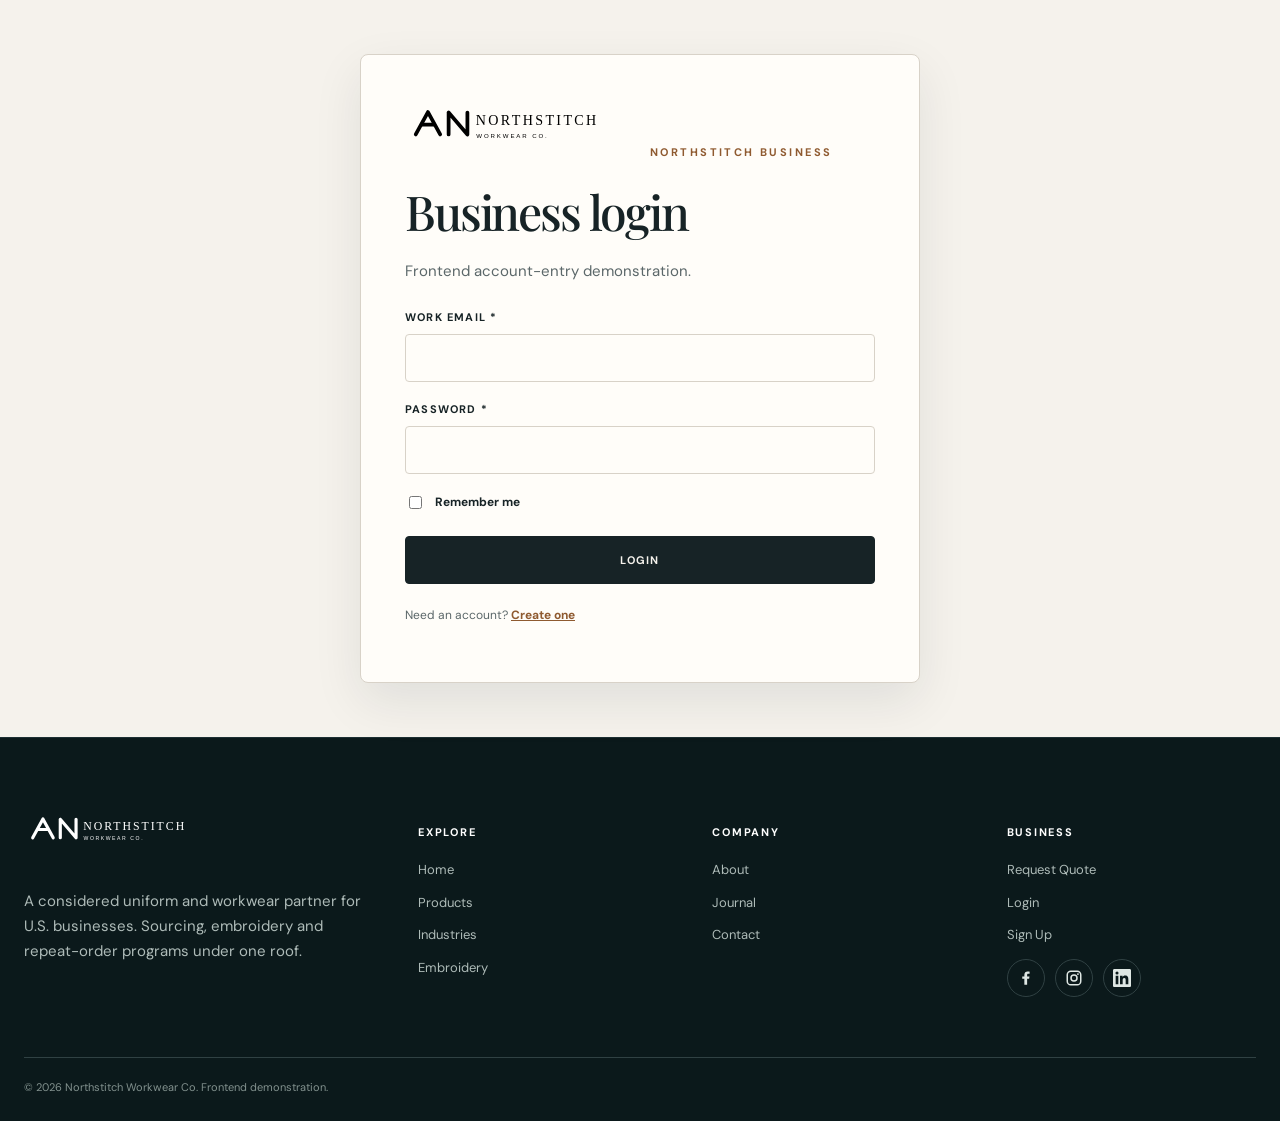
<file: login.html>
<!doctype html><html lang="en" dir="ltr"><head>
<meta charset="utf-8"><meta name="viewport" content="width=device-width,initial-scale=1">
<title>Business Login | Northstitch Workwear</title><meta name="description" content="Frontend account-entry demonstration.">
<meta name="keywords" content="custom uniforms, embroidered workwear, corporate apparel, U.S. workwear, uniform programs">
<meta name="robots" content="index,follow"><meta name="author" content="Northstitch Workwear Co."><meta name="theme-color" content="#10262a">
<meta property="og:title" content="Business login | Northstitch Workwear Co."><meta property="og:description" content="Frontend account-entry demonstration."><meta property="og:type" content="website"><meta property="og:image" content="https://images.unsplash.com/photo-1497366216548-37526070297c?auto=format&fit=crop&w=1600&q=88">
<link rel="canonical" href="https://example.com/login.html"><link rel="icon" type="image/svg+xml" href="assets/favicon.svg"><link rel="apple-touch-icon" href="assets/favicon.svg"><link rel="stylesheet" href="css/style.css"></head><body>

<main class="login-shell auth-page"><div class="auth"><a class="auth-home-logo" href="index.html" aria-label="Northstitch home"><img src="assets/logo.svg" alt="Northstitch Workwear Co."></a><span class="kicker">Northstitch business</span><h1 style="font-size:48px">Business login</h1><p class="muted">Frontend account-entry demonstration.</p><form><div class="field"><label>Work email *</label><input type="email" required></div><div class="field"><label>Password *</label><input type="password" required minlength="6"></div><label style="display:flex;gap:10px;align-items:center;font-size:12px;text-transform:none;letter-spacing:0"><input type="checkbox" style="width:auto"> Remember me</label><div class="actions"><button class="btn" type="submit">Login</button></div></form><p class="muted" style="font-size:12px">Need an account? <a href="signup.html"><u>Create one</u></a></p></div></main>
<footer class="footer"><div class="container footer-grid">
<div><a href="index.html" class="footer-brand" aria-label="Northstitch Workwear Co. — go to home page"><img src="assets/logo.svg" alt="Northstitch Workwear Co." style="width:205px;filter:brightness(0) invert(1);margin-bottom:18px"></a><p class="muted">A considered uniform and workwear partner for U.S. businesses. Sourcing, embroidery and repeat-order programs under one roof.</p></div>
<div><h4>Explore</h4><p><a href="index.html">Home</a></p><p><a href="products.html">Products</a></p><p><a href="industries.html">Industries</a></p><p><a href="embroidery.html">Embroidery</a></p></div>
<div><h4>Company</h4><p><a href="about.html">About</a></p><p><a href="blogs.html">Journal</a></p><p><a href="contact.html">Contact</a></p></div>
<div><h4>Business</h4><p><a href="quote.html">Request Quote</a></p><p><a href="login.html">Login</a></p><p><a href="signup.html">Sign Up</a></p><div class="footer-socials" aria-label="Social media"><a href="https://www.facebook.com/" target="_blank" rel="noopener noreferrer" aria-label="Facebook" title="Facebook"><svg class="social-logo" viewBox="0 0 24 24" aria-hidden="true" focusable="false"><path fill="currentColor" d="M13.5 21v-8h2.7l.4-3.1h-3.1V7.9c0-.9.3-1.6 1.6-1.6h1.7V3.5c-.3 0-1.4-.1-2.6-.1-2.6 0-4.4 1.6-4.4 4.5v2H7v3.1h2.8v8h3.7Z"/></svg></a><a href="https://www.instagram.com/" target="_blank" rel="noopener noreferrer" aria-label="Instagram" title="Instagram"><svg class="social-logo" viewBox="0 0 24 24" aria-hidden="true" focusable="false"><path fill="currentColor" d="M7.8 2h8.4A5.8 5.8 0 0 1 22 7.8v8.4a5.8 5.8 0 0 1-5.8 5.8H7.8A5.8 5.8 0 0 1 2 16.2V7.8A5.8 5.8 0 0 1 7.8 2Zm0 2A3.8 3.8 0 0 0 4 7.8v8.4A3.8 3.8 0 0 0 7.8 20h8.4a3.8 3.8 0 0 0 3.8-3.8V7.8A3.8 3.8 0 0 0 16.2 4H7.8ZM12 7a5 5 0 1 1 0 10 5 5 0 0 1 0-10Zm0 2a3 3 0 1 0 0 6 3 3 0 0 0 0-6Zm5.25-3.5a1.25 1.25 0 1 1 0 2.5 1.25 1.25 0 0 1 0-2.5Z"/></svg></a><a href="https://www.linkedin.com/" target="_blank" rel="noopener noreferrer" aria-label="LinkedIn" title="LinkedIn"><svg class="social-logo" viewBox="0 0 24 24" aria-hidden="true" focusable="false"><path fill="currentColor" d="M20.45 20.45h-3.56v-5.57c0-1.33-.02-3.04-1.85-3.04-1.85 0-2.13 1.44-2.13 2.94v5.67H9.35V9h3.42v1.56h.05c.48-.9 1.64-1.85 3.37-1.85 3.6 0 4.26 2.37 4.26 5.46v6.28ZM5.34 7.43a2.06 2.06 0 1 1 0-4.12 2.06 2.06 0 0 1 0 4.12ZM7.12 20.45H3.56V9h3.56v11.45ZM22.22 0H1.77C.79 0 0 .77 0 1.73v20.54C0 23.23.79 24 1.77 24h20.45c.98 0 1.78-.77 1.78-1.73V1.73C24 .77 23.2 0 22.22 0Z"/></svg></a></div></div>
</div><div class="container footer-bottom"><span>© 2026 Northstitch Workwear Co. Frontend demonstration.</span></div></footer>
<div class="toast" aria-live="polite"></div><button class="backtop" aria-label="Back to top">↑</button>
<div class="modal-backdrop" data-modal aria-hidden="true"><div class="modal" role="dialog" aria-modal="true"><button class="iconbtn" data-modal-close aria-label="Close" style="float:right">×</button><div class="modal-body"></div></div></div>
<script src="js/script.js"></script></body></html>
</file>
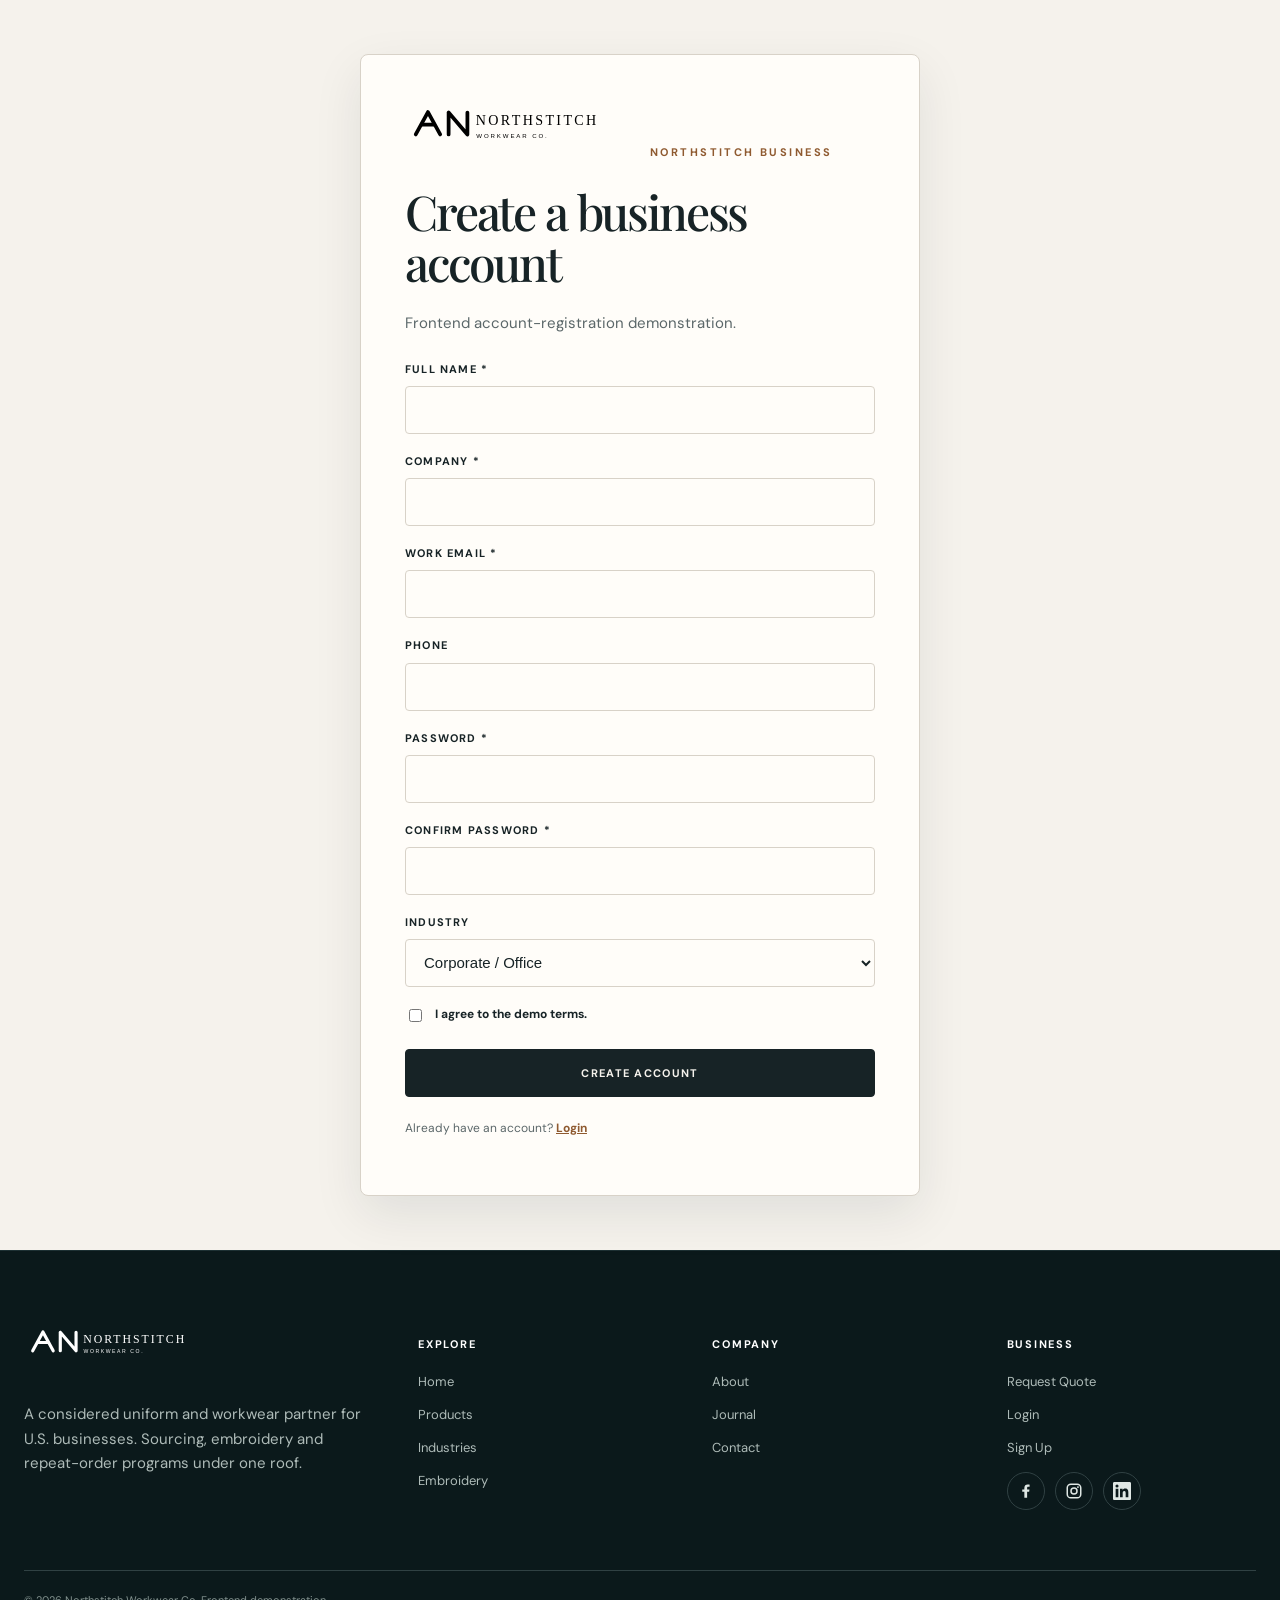
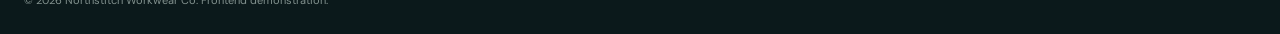
<file: signup.html>
<!doctype html><html lang="en" dir="ltr"><head>
<meta charset="utf-8"><meta name="viewport" content="width=device-width,initial-scale=1">
<title>Create a Business Account | Northstitch Workwear</title><meta name="description" content="Frontend account-registration demonstration.">
<meta name="keywords" content="custom uniforms, embroidered workwear, corporate apparel, U.S. workwear, uniform programs">
<meta name="robots" content="index,follow"><meta name="author" content="Northstitch Workwear Co."><meta name="theme-color" content="#10262a">
<meta property="og:title" content="Create a business account | Northstitch Workwear Co."><meta property="og:description" content="Frontend account-registration demonstration."><meta property="og:type" content="website"><meta property="og:image" content="https://images.unsplash.com/photo-1497366754035-f200968a6e72?auto=format&fit=crop&w=1600&q=88">
<link rel="canonical" href="https://example.com/signup.html"><link rel="icon" type="image/svg+xml" href="assets/favicon.svg"><link rel="apple-touch-icon" href="assets/favicon.svg"><link rel="stylesheet" href="css/style.css"></head><body>

<main class="login-shell auth-page"><div class="auth"><a class="auth-home-logo" href="index.html" aria-label="Northstitch home"><img src="assets/logo.svg" alt="Northstitch Workwear Co."></a><span class="kicker">Northstitch business</span><h1 style="font-size:48px">Create a business account</h1><p class="muted">Frontend account-registration demonstration.</p><form><div class="field"><label>Full name *</label><input required></div><div class="field"><label>Company *</label><input required></div><div class="field"><label>Work email *</label><input type="email" required></div><div class="field"><label>Phone</label><input type="tel"></div><div class="field"><label>Password *</label><input type="password" required minlength="6"></div><div class="field"><label>Confirm password *</label><input type="password" required minlength="6"></div><div class="field"><label>Industry</label><select><option>Corporate / Office</option><option>Healthcare</option><option>Construction</option><option>Hospitality</option><option>Retail</option><option>Logistics</option></select></div><label style="display:flex;gap:10px;align-items:flex-start;font-size:12px;text-transform:none;letter-spacing:0"><input type="checkbox" required style="width:auto"> I agree to the demo terms.</label><div class="actions"><button class="btn" type="submit">Create account</button></div></form><p class="muted" style="font-size:12px">Already have an account? <a href="login.html"><u>Login</u></a></p></div></main>
<footer class="footer"><div class="container footer-grid">
<div><a href="index.html" class="footer-brand" aria-label="Northstitch Workwear Co. — go to home page"><img src="assets/logo.svg" alt="Northstitch Workwear Co." style="width:205px;filter:brightness(0) invert(1);margin-bottom:18px"></a><p class="muted">A considered uniform and workwear partner for U.S. businesses. Sourcing, embroidery and repeat-order programs under one roof.</p></div>
<div><h4>Explore</h4><p><a href="index.html">Home</a></p><p><a href="products.html">Products</a></p><p><a href="industries.html">Industries</a></p><p><a href="embroidery.html">Embroidery</a></p></div>
<div><h4>Company</h4><p><a href="about.html">About</a></p><p><a href="blogs.html">Journal</a></p><p><a href="contact.html">Contact</a></p></div>
<div><h4>Business</h4><p><a href="quote.html">Request Quote</a></p><p><a href="login.html">Login</a></p><p><a href="signup.html">Sign Up</a></p><div class="footer-socials" aria-label="Social media"><a href="https://www.facebook.com/" target="_blank" rel="noopener noreferrer" aria-label="Facebook" title="Facebook"><svg class="social-logo" viewBox="0 0 24 24" aria-hidden="true" focusable="false"><path fill="currentColor" d="M13.5 21v-8h2.7l.4-3.1h-3.1V7.9c0-.9.3-1.6 1.6-1.6h1.7V3.5c-.3 0-1.4-.1-2.6-.1-2.6 0-4.4 1.6-4.4 4.5v2H7v3.1h2.8v8h3.7Z"/></svg></a><a href="https://www.instagram.com/" target="_blank" rel="noopener noreferrer" aria-label="Instagram" title="Instagram"><svg class="social-logo" viewBox="0 0 24 24" aria-hidden="true" focusable="false"><path fill="currentColor" d="M7.8 2h8.4A5.8 5.8 0 0 1 22 7.8v8.4a5.8 5.8 0 0 1-5.8 5.8H7.8A5.8 5.8 0 0 1 2 16.2V7.8A5.8 5.8 0 0 1 7.8 2Zm0 2A3.8 3.8 0 0 0 4 7.8v8.4A3.8 3.8 0 0 0 7.8 20h8.4a3.8 3.8 0 0 0 3.8-3.8V7.8A3.8 3.8 0 0 0 16.2 4H7.8ZM12 7a5 5 0 1 1 0 10 5 5 0 0 1 0-10Zm0 2a3 3 0 1 0 0 6 3 3 0 0 0 0-6Zm5.25-3.5a1.25 1.25 0 1 1 0 2.5 1.25 1.25 0 0 1 0-2.5Z"/></svg></a><a href="https://www.linkedin.com/" target="_blank" rel="noopener noreferrer" aria-label="LinkedIn" title="LinkedIn"><svg class="social-logo" viewBox="0 0 24 24" aria-hidden="true" focusable="false"><path fill="currentColor" d="M20.45 20.45h-3.56v-5.57c0-1.33-.02-3.04-1.85-3.04-1.85 0-2.13 1.44-2.13 2.94v5.67H9.35V9h3.42v1.56h.05c.48-.9 1.64-1.85 3.37-1.85 3.6 0 4.26 2.37 4.26 5.46v6.28ZM5.34 7.43a2.06 2.06 0 1 1 0-4.12 2.06 2.06 0 0 1 0 4.12ZM7.12 20.45H3.56V9h3.56v11.45ZM22.22 0H1.77C.79 0 0 .77 0 1.73v20.54C0 23.23.79 24 1.77 24h20.45c.98 0 1.78-.77 1.78-1.73V1.73C24 .77 23.2 0 22.22 0Z"/></svg></a></div></div>
</div><div class="container footer-bottom"><span>© 2026 Northstitch Workwear Co. Frontend demonstration.</span></div></footer>
<div class="toast" aria-live="polite"></div><button class="backtop" aria-label="Back to top">↑</button>
<div class="modal-backdrop" data-modal aria-hidden="true"><div class="modal" role="dialog" aria-modal="true"><button class="iconbtn" data-modal-close aria-label="Close" style="float:right">×</button><div class="modal-body"></div></div></div>
<script src="js/script.js"></script></body></html>
</file>
<file: css/style.css>
@import url('https://fonts.googleapis.com/css2?family=DM+Sans:wght@400;500;600;700&family=Playfair+Display:wght@500;600&display=swap');
:root{
 --primary:#10262a;--secondary:#2c4b4f;--accent:#c59a72;--accent-ink:#8f5a30;--cta:#b9784b;
 --background:#f5f2ec;--surface:#fffdf9;--surface-2:#e9e4db;--text:#172326;
 --muted:#5b6769;--border:#d8d2c8;--success:#3f765d;--warning:#9b7536;--error:#a74d47;
 --radius:2px;--shadow:0 18px 50px rgba(16,38,42,.09);
}
[data-theme="dark"]{
 --background:#0c1719;--surface:#132225;--surface-2:#1b2d30;--text:#edf1ef;--muted:#a9b5b4;
 --border:#2d4043;--primary:#0f1e21;--accent-ink:#d9ad83;--secondary:#b6c6c3;--shadow:0 18px 50px rgba(0,0,0,.28);
}
*{box-sizing:border-box}
html{scroll-behavior:smooth}
body{margin:0;background:var(--background);color:var(--text);font-family:"DM Sans",sans-serif;line-height:1.65}
body,button,input,select,textarea{font-size:15px}
a{color:inherit;text-decoration:none}
button{font:inherit}
img{display:block;max-width:100%}
.container{width:min(1240px,calc(100% - 48px));margin:auto}
.narrow{width:min(860px,calc(100% - 48px));margin:auto}
.topline{background:var(--primary);color:#f4eee5;padding:8px 24px;font-size:11px;letter-spacing:.16em;text-transform:uppercase;text-align:center}
.header{position:sticky;top:0;z-index:100;background:color-mix(in srgb,var(--background) 94%,transparent);backdrop-filter:blur(16px);border-bottom:1px solid var(--border)}
.nav{min-height:78px;display:flex;align-items:center;gap:26px}
.logo{width:190px;color:var(--primary);flex:none}.logo img{width:100%;height:auto}
.navlinks{display:flex;gap:19px;align-items:center;margin-inline:auto;font-size:12px;text-transform:uppercase;letter-spacing:.09em}
.navlinks a{padding:28px 0;border-bottom:1px solid transparent}.navlinks a:hover,.navlinks a.active{border-color:var(--accent)}
.controls{display:flex;gap:7px;align-items:center}
.iconbtn{width:38px;height:38px;border:1px solid var(--border);background:var(--surface);color:var(--text);display:grid;place-items:center;cursor:pointer;border-radius:50%}
.iconbtn:hover{border-color:var(--accent);transform:translateY(-1px)}
.menu{display:none}
.hero{min-height:690px;position:relative;display:flex;align-items:flex-end;overflow:hidden;background:#14282b}
.hero:before{content:"";position:absolute;inset:0;background:linear-gradient(90deg,rgba(10,24,27,.92),rgba(10,24,27,.42),rgba(10,24,27,.08))}
.hero img{position:absolute;inset:0;width:100%;height:100%;object-fit:cover;opacity:.82}
.hero-content{position:relative;color:#fff;width:min(1240px,calc(100% - 48px));margin:0 auto;padding:100px 0 88px}
.kicker{font-size:11px;letter-spacing:.22em;text-transform:uppercase;color:var(--accent-ink);font-weight:700}
h1,h2,h3{line-height:1.05;margin:0 0 18px}
h1{font-family:"Playfair Display",serif;font-weight:500;font-size:clamp(48px,7vw,92px);letter-spacing:-.045em;max-width:900px}
h2{font-family:"Playfair Display",serif;font-size:clamp(34px,4.2vw,58px);font-weight:500;letter-spacing:-.035em}
h3{font-size:22px;letter-spacing:-.02em}
.lead{font-size:18px;max-width:680px;color:var(--muted)}
.hero .lead{color:#e8ecea;max-width:650px}
.actions{display:flex;flex-wrap:wrap;gap:12px;margin-top:30px}
.btn{display:inline-flex;align-items:center;justify-content:center;gap:10px;min-height:48px;padding:0 22px;border:1px solid var(--text);background:var(--text);color:var(--background);text-transform:uppercase;letter-spacing:.12em;font-size:11px;font-weight:700;cursor:pointer;transition:.25s}
.btn:hover{transform:translateY(-2px);box-shadow:0 10px 25px rgba(0,0,0,.12)}
.btn.secondary{background:transparent;color:var(--text)}.hero .btn{border-color:#fff;background:#fff;color:#122427}.hero .btn.secondary{background:transparent;color:#fff}
.section{padding:110px 0}.section.tight{padding:75px 0}
.section-head{display:flex;justify-content:space-between;gap:40px;align-items:end;margin-bottom:45px}
.rule{border-top:1px solid var(--border)}
.mega{font-family:"Playfair Display",serif;font-size:clamp(50px,8vw,110px);line-height:.92;letter-spacing:-.06em}
.grid2{display:grid;grid-template-columns:1.1fr .9fr;gap:70px;align-items:center}
.grid3{display:grid;grid-template-columns:repeat(3,1fr);gap:18px}
.grid4{display:grid;grid-template-columns:repeat(4,1fr);gap:14px}
.image{overflow:hidden;background:var(--surface-2)}.image img{width:100%;height:100%;object-fit:cover;transition:transform .7s}.image:hover img{transform:scale(1.035)}
.tall{min-height:560px}.landscape{aspect-ratio:16/10}.portrait{aspect-ratio:4/5}
.panel{background:var(--surface);border:1px solid var(--border);padding:30px}
.darkpanel{background:var(--primary);color:#f5f1e9;padding:70px}
.darkpanel .muted{color:#b5c1be}
.muted{color:var(--muted)}
.eyebrow{font-size:11px;letter-spacing:.16em;text-transform:uppercase;color:var(--muted);font-weight:700}
.statbar{display:grid;grid-template-columns:repeat(4,1fr);border-block:1px solid var(--border)}
.stat{padding:28px 22px;border-inline-start:1px solid var(--border)}.stat:first-child{border-inline-start:0}
.stat strong{font-family:"Playfair Display",serif;font-size:42px;font-weight:500;display:block}
.marquee{overflow:hidden;border-block:1px solid var(--border);padding:16px 0;white-space:nowrap}.marquee span{display:inline-block;margin-inline:24px;font-size:11px;letter-spacing:.18em;text-transform:uppercase}
.products{display:grid;grid-template-columns:repeat(3,1fr);gap:22px}
.product-card{background:var(--surface);border:1px solid var(--border);position:relative}
.product-card .photo{aspect-ratio:1/1.08;overflow:hidden}.product-card img{width:100%;height:100%;object-fit:cover;transition:.6s}.product-card:hover img{transform:scale(1.04)}
.product-info{padding:22px}.tag{display:inline-block;font-size:10px;text-transform:uppercase;letter-spacing:.12em;border-bottom:1px solid var(--accent);padding-bottom:4px;margin-bottom:12px;color:var(--text);font-weight:700}
.product-meta{display:flex;justify-content:space-between;gap:10px;color:var(--muted);font-size:12px;margin-top:15px}
.filters{display:flex;flex-wrap:wrap;gap:8px;margin-bottom:35px}.filter{border:1px solid #8d8477;background:transparent;color:var(--text);padding:9px 14px;font-size:11px;text-transform:uppercase;letter-spacing:.08em;cursor:pointer}.filter.active{background:var(--primary);color:#fff}
.industry-matrix{display:grid;grid-template-columns:repeat(4,1fr);border-top:1px solid var(--border);border-left:1px solid var(--border)}
.industry-cell{padding:26px;border-right:1px solid var(--border);border-bottom:1px solid var(--border);min-height:190px;background:var(--surface);transition:.25s}.industry-cell:hover{background:var(--surface-2);transform:translateY(-2px)}
.process{display:grid;grid-template-columns:repeat(5,1fr);gap:0;border-block:1px solid var(--border)}.step{padding:32px 22px;border-inline-start:1px solid var(--border)}.step:first-child{border-inline-start:0}.step-num{font-size:12px;color:var(--accent-ink);margin-bottom:40px}
.editorial{display:grid;grid-template-columns:.75fr 1.25fr;gap:40px}.editorial-copy{padding:30px 0}.editorial-img{min-height:640px}
.quote-layout{display:grid;grid-template-columns:1.4fr .6fr;gap:24px;align-items:start}
.formgrid{display:grid;grid-template-columns:repeat(2,1fr);gap:18px}.field{display:flex;flex-direction:column;gap:7px}.field.full{grid-column:1/-1}label{font-size:11px;text-transform:uppercase;letter-spacing:.11em;font-weight:700}
input,select,textarea{width:100%;border:1px solid var(--border);background:var(--surface);color:var(--text);padding:14px 15px;outline:0;border-radius:0}textarea{min-height:140px;resize:vertical}input:focus,select:focus,textarea:focus{border-color:var(--accent);box-shadow:0 0 0 3px color-mix(in srgb,var(--accent) 15%,transparent)}
.choice-row{display:flex;flex-wrap:wrap;gap:8px}.choice{position:relative}.choice input{position:absolute;opacity:0}.choice span{display:block;border:1px solid #8d8477;padding:10px 13px;font-size:12px;cursor:pointer}.choice input:checked+span{border-color:var(--accent);background:color-mix(in srgb,var(--accent) 13%,transparent)}
.summary{position:sticky;top:105px}.summary-line{display:flex;justify-content:space-between;padding:12px 0;border-bottom:1px solid var(--border);font-size:13px}
.modal-backdrop{position:fixed;inset:0;background:rgba(4,12,14,.62);z-index:200;display:none;place-items:center;padding:20px}.modal-backdrop.open{display:grid}.modal{background:var(--surface);color:var(--text);width:min(680px,100%);max-height:90vh;overflow:auto;padding:32px;border:1px solid var(--border);box-shadow:var(--shadow)}
.contact-pop{position:fixed;right:24px;top:90px;z-index:150;background:var(--surface);border:1px solid var(--border);box-shadow:var(--shadow);width:270px;padding:10px;display:none}.contact-pop.open{display:block}.contact-pop a{display:flex;gap:12px;padding:14px;border-bottom:1px solid var(--border);font-size:13px}.contact-pop a:last-child{border:0}.contact-pop a:hover{background:var(--surface-2)}
.toast{position:fixed;bottom:24px;right:24px;z-index:300;background:var(--primary);color:#fff;padding:14px 18px;font-size:12px;transform:translateY(130%);opacity:0;visibility:hidden;pointer-events:none;transition:transform .3s,opacity .3s,visibility .3s}.toast.show{transform:none;opacity:1;visibility:visible;pointer-events:auto}
.faq{border-top:1px solid var(--border)}details{border-bottom:1px solid var(--border);padding:20px 0}summary{cursor:pointer;font-weight:700}
.blog-feature{display:grid;grid-template-columns:1.2fr .8fr;min-height:560px}.blog-feature .copy{padding:60px;background:var(--primary);color:#fff;display:flex;flex-direction:column;justify-content:end}
.blog-feature .copy .muted{color:#b5c1be}
.timeline{border-left:1px solid var(--border);padding-left:35px}.timeline-item{padding:0 0 50px;position:relative}.timeline-item:before{content:"";position:absolute;left:-41px;top:5px;width:10px;height:10px;background:var(--accent);border-radius:50%}
.login-shell{min-height:calc(100vh - 120px);display:grid;place-items:center;padding:70px 0}.auth{width:min(460px,100%);background:var(--surface);border:1px solid var(--border);padding:42px}.auth .field{margin-bottom:16px}
.footer{background:#0b191b;color:#dfe7e4;padding:70px 0 25px}.footer-grid{display:grid;grid-template-columns:1.4fr repeat(3,1fr);gap:45px}.footer .muted{color:#aebbb8}.footer a{color:#aebbb8;font-size:13px}.footer a:hover{color:#fff}.footer h4{font-size:11px;text-transform:uppercase;letter-spacing:.16em;color:#fff}.footer-bottom{margin-top:60px;padding-top:20px;border-top:1px solid #304143;display:flex;justify-content:space-between;color:#82918e;font-size:11px}
.reveal{opacity:0;transform:translateY(22px);transition:opacity .7s,transform .7s}.reveal.visible{opacity:1;transform:none}
.backtop{position:fixed;bottom:22px;left:22px;width:40px;height:40px;border:1px solid var(--border);background:var(--surface);color:var(--text);display:none;z-index:120}.backtop.show{display:grid;place-items:center}
@media(max-width:1050px){.navlinks{display:none}.menu{display:grid}.grid4{grid-template-columns:repeat(2,1fr)}.industry-matrix{grid-template-columns:repeat(2,1fr)}.footer-grid{grid-template-columns:1.3fr repeat(2,1fr)}}
@media(max-width:760px){
 .container,.hero-content,.narrow{width:min(100% - 30px,1240px)}.nav{min-height:66px}.logo{width:160px}.navlinks.mobile-open{display:flex;position:absolute;top:66px;left:0;right:0;background:var(--surface);padding:18px;flex-direction:column;align-items:stretch;border-bottom:1px solid var(--border)}.navlinks.mobile-open a{padding:12px}
 .hero{min-height:650px}.hero-content{padding:80px 0 65px}h1{font-size:54px}.section{padding:75px 0}.section-head{display:block}.grid2,.editorial,.quote-layout,.blog-feature{grid-template-columns:1fr}.grid3,.products{grid-template-columns:1fr}.grid4{grid-template-columns:1fr 1fr}.industry-matrix{grid-template-columns:1fr}.process{grid-template-columns:1fr}.step{border-inline-start:0;border-top:1px solid var(--border)}.step:first-child{border-top:0}.statbar{grid-template-columns:1fr 1fr}.stat{border-top:1px solid var(--border)}.formgrid{grid-template-columns:1fr}.field.full{grid-column:auto}.summary{position:static}.editorial-img{min-height:430px}.footer-grid{grid-template-columns:1fr 1fr}.footer-bottom{display:block}.footer-bottom span{display:block;margin-top:10px}
}
@media(max-width:430px){.controls{gap:3px}.iconbtn{width:34px;height:34px}.grid4,.statbar{grid-template-columns:1fr}.actions .btn{width:100%}.hero h1{font-size:47px}.darkpanel{padding:40px 24px}}
@media(prefers-reduced-motion:reduce){*,*:before,*:after{scroll-behavior:auto!important;animation:none!important;transition:none!important}.reveal{opacity:1;transform:none}}
html[dir="rtl"] .nav{direction:rtl}html[dir="rtl"] .navlinks{direction:rtl}html[dir="rtl"] .hero-content{text-align:right}

[data-theme="dark"] .logo img{filter:invert(1) brightness(1.15)}
[data-theme="dark"] .logo{color:#fff}

.product-category-section{overflow:hidden}
.category-rail{display:flex;gap:16px;overflow-x:auto;padding:4px 4px 24px;scroll-snap-type:x mandatory;scrollbar-width:thin}
.category-tile{flex:0 0 255px;scroll-snap-align:start;border:1px solid var(--border);background:var(--surface);padding:0;text-align:start;color:var(--text);cursor:pointer}
.category-tile:hover,.category-tile.active{border-color:var(--accent)}
.category-image{display:block;aspect-ratio:4/5;overflow:hidden;background:var(--surface-2)}
.category-image img{width:100%;height:100%;object-fit:cover;transition:transform .55s}
.category-tile:hover .category-image img{transform:scale(1.045)}
.category-tile>span:last-child{display:block;padding:17px 17px 19px}
.category-tile small,.category-tile em{display:block;font-size:10px;letter-spacing:.12em;text-transform:uppercase;color:var(--muted);font-style:normal}
.category-tile strong{display:block;font-size:20px;margin:5px 0}
.category-tile em{color:var(--accent-ink)}
@media(max-width:760px){.category-tile{flex-basis:205px}}


/* Northstitch refinement pass: navigation, forms, image bounds and spacing */
.nav{gap:clamp(12px,1.7vw,24px)}
.navlinks{gap:clamp(10px,1.35vw,19px);flex:1;justify-content:center;min-width:0}
.navlinks a{white-space:nowrap;position:relative;transition:color .2s,border-color .2s}
.navlinks a.active{color:var(--accent-ink);border-bottom:2px solid var(--cta);font-weight:700}
.navlinks a.active:after{content:"";position:absolute;left:0;right:0;bottom:-2px;height:2px;background:var(--cta)}
.controls{gap:10px;flex:none}
.iconbtn{transition:background .2s,border-color .2s,transform .2s;flex:none}
.iconbtn:focus-visible,.navlinks a:focus-visible,.contact-pop a:focus-visible{outline:2px solid var(--cta);outline-offset:3px}
.contact-pop{position:fixed;right:max(24px,calc((100vw - 1240px)/2));top:calc(var(--header-height,78px) + 12px);width:260px;border-radius:8px;padding:8px;overflow:hidden}
.contact-pop a{align-items:center;gap:12px;padding:13px 14px;border-radius:5px;border-bottom:1px solid var(--border)}
.contact-pop a:hover{color:var(--accent-ink)}
.menu-icon{display:inline-grid;place-items:center;width:22px;height:22px;border:1px solid var(--border);border-radius:50%;font-size:12px}
.hero{isolation:isolate;min-height:clamp(560px,74vh,760px)}
.hero:before{z-index:0;background:linear-gradient(90deg,rgba(7,22,24,.84) 0%,rgba(7,22,24,.48) 54%,rgba(7,22,24,.12) 100%)}
.hero>img{z-index:-1;object-position:center 42%;opacity:.9}
.hero-content{max-width:1240px;padding-block:clamp(70px,9vw,110px)}
section,.section,.container,.grid2,.grid3,.grid4,.editorial,.blog-feature{min-width:0}
.image,.editorial-img,.product-card .photo{min-width:0;max-width:100%;overflow:hidden}
.image img,.editorial-img img,.product-card .photo img{max-width:100%;object-fit:cover}
.image.tall{height:clamp(380px,48vw,620px);min-height:0}
.grid2>.image{align-self:stretch;max-height:620px}
.grid2>.image img{height:100%;min-height:0}
.product-info{overflow-wrap:anywhere}
.product-meta{flex-wrap:wrap;align-items:center}
.section{padding-block:clamp(64px,7vw,96px)}
.section.tight{padding-block:clamp(42px,5vw,64px)}
.section-head{margin-bottom:clamp(28px,4vw,42px)}
.auth-page{min-height:calc(100vh - 180px);padding:54px 24px}
.auth{width:min(560px,100%);padding:clamp(26px,4vw,44px);border-radius:8px;box-shadow:var(--shadow)}
.auth h1{font-size:clamp(34px,4vw,48px)!important;line-height:1.08}
.auth form{margin-top:24px}
.auth .field{margin-bottom:18px;gap:8px}
.auth input:not([type=checkbox]),.auth select{min-height:48px;padding:13px 14px;border-radius:4px}
.auth input[type=checkbox]{width:17px;height:17px;flex:none;margin-top:2px;accent-color:var(--cta)}
.auth .actions{margin-top:22px}
.auth .actions .btn{width:100%;border-radius:4px}
.auth>p{margin-top:22px}
.auth>p a{color:var(--accent-ink);font-weight:700}
.footer-grid>div{min-width:0}
.footer-grid p{margin:8px 0}
.footer-socials{display:flex;gap:10px;flex-wrap:wrap;margin-top:12px}
.footer-socials a{display:inline-flex;align-items:center;justify-content:center;gap:6px;min-width:38px;height:38px;padding:0 12px;border:1px solid #304143;border-radius:22px}
.footer-socials a:hover{border-color:var(--accent)}
[hidden]{display:none!important}
@media(max-width:1050px){
 .nav{gap:14px}.logo{width:165px}.controls{gap:8px}
 .navlinks.mobile-open{display:flex;position:absolute;top:100%;left:0;right:0;margin:0;padding:14px max(24px,calc((100vw - 1240px)/2));background:var(--surface);flex-direction:column;align-items:stretch;gap:0;border-bottom:1px solid var(--border);box-shadow:var(--shadow);max-height:calc(100vh - 90px);overflow-y:auto}
 .navlinks.mobile-open a{padding:13px 4px;border-bottom:1px solid var(--border);font-size:12px}
 .navlinks.mobile-open a.active:after{display:none}
 .menu{display:grid;order:10}
}
@media(max-width:760px){
 .topline{font-size:9px;letter-spacing:.1em;padding:7px 12px}
 .nav{min-height:66px;gap:10px}.logo{width:145px}.controls{margin-left:auto;gap:8px}
 .iconbtn{width:36px;height:36px}
 .hero{min-height:590px}.hero>img{object-position:58% center}.hero:before{background:linear-gradient(90deg,rgba(7,22,24,.78),rgba(7,22,24,.34))}
 .hero-content{padding:74px 0 58px}h1{font-size:clamp(44px,10vw,64px)}
 .grid2>.image{max-height:520px}.image.tall{height:clamp(330px,100vw,480px)}
 .auth-page{min-height:auto;padding:38px 15px 52px}.auth{padding:26px 22px}
 .footer-grid{gap:24px 18px}
}
@media(max-width:430px){.controls{gap:7px}.iconbtn{width:34px;height:34px}.logo{width:132px}.footer-grid{grid-template-columns:1fr 1fr}.hero{min-height:560px}}


/* Final responsive polish: image bounds, selectable text, accessible contrast and navigation */
html, body, body * { -webkit-user-select:text; user-select:text; }
button, .iconbtn, .btn, .filter, .category-tile, summary { -webkit-user-select:none; user-select:none; }
.topline { background:#0b191b !important; color:#f8f4ed !important; }
.nav { position:relative; }
.navlinks { margin-left:auto; margin-right:0; justify-content:flex-end; }
.controls { margin-left:clamp(8px,1vw,16px); justify-content:flex-end; }
.mobile-account-link { display:none; }
/* Keep every image inside its own visual section; avoid intrinsic-size overflow. */
.hero { position:relative; isolation:isolate; }
.hero > img { display:block; width:100%; height:100%; max-width:none; object-fit:cover; object-position:center; }
.image, .editorial-img, .blog-feature .image, .product-card .photo, .category-image { position:relative; min-width:0; overflow:hidden; }
.image img, .editorial-img img, .blog-feature .image img, .product-card .photo img, .category-image img { display:block; width:100%; max-width:100%; height:100%; object-fit:cover; }
.editorial-img { height:clamp(360px,48vw,620px); min-height:0; }
.blog-feature { min-width:0; overflow:hidden; }
.blog-feature .image { min-height:360px; }
/* Product cards use a consistent editorial image window rather than oversized/tall crops. */
.product-card { min-width:0; display:flex; flex-direction:column; overflow:hidden; }
.product-card .photo { aspect-ratio:4 / 3; background:var(--surface-2); }
.product-card .photo img { transition:transform .45s ease; }
.product-info { display:flex; flex-direction:column; flex:1; min-width:0; padding:22px; }
.product-info p { overflow-wrap:anywhere; }
.product-meta { margin-top:auto; padding-top:16px; }
.product-meta .btn { min-height:40px; padding-inline:14px; }
/* No accidental clipping of copy or content at section edges. */
section, .section, .container, .narrow, .grid2, .grid3, .grid4, .products, .editorial { min-width:0; }
p, h1, h2, h3, h4, li, label { overflow-wrap:break-word; }
@media (max-width:1050px) {
  .navlinks { display:none; }
  .navlinks.mobile-open {
    display:grid !important;
    grid-template-columns:repeat(2,minmax(0,1fr));
    align-items:stretch;
    gap:0 18px;
    position:absolute; top:100%; left:0; right:0; z-index:150;
    margin:0; padding:12px 18px 16px;
    max-height:none; height:auto; overflow:visible;
    background:var(--surface); color:var(--text);
    border:1px solid var(--border); border-top:0; box-shadow:var(--shadow);
  }
  .navlinks.mobile-open a { display:flex; align-items:center; min-height:42px; padding:8px 4px; border-bottom:1px solid var(--border); white-space:normal; line-height:1.35; }
  .navlinks.mobile-open a.active { color:var(--accent-ink); font-weight:700; }
  .navlinks.mobile-open a.active:after { display:none; }
  .navlinks.mobile-open .mobile-account-link { display:flex; }
  .controls { margin-left:auto; gap:9px; }
  .menu { order:99; }
}
@media (max-width:520px) {
  .navlinks.mobile-open { grid-template-columns:repeat(2,minmax(0,1fr)); padding:10px 14px 12px; gap:0 12px; }
  .navlinks.mobile-open a { min-height:39px; font-size:11px; letter-spacing:.06em; }
  .nav { gap:8px; }
  .logo { width:clamp(112px,34vw,140px); }
  .controls { gap:6px; }
  .iconbtn { width:33px; height:33px; }
  .product-card .photo { aspect-ratio:5 / 4; }
  .product-info { padding:18px; }
}
@media (min-width:1051px) {
  .navlinks { margin-left:auto; margin-right:0; }
}

/* Footer social brand marks */
.footer-socials .social-logo{width:17px;height:17px;display:block;flex:0 0 17px}
.footer-socials a{white-space:nowrap}

/* Authentication page home link */
.auth-home-logo{display:inline-flex;align-items:center;width:min(245px,100%);margin:0 0 30px;text-decoration:none;color:var(--text)}
.auth-home-logo img{display:block;width:100%;height:auto;max-height:62px;object-fit:contain;object-position:left center}
.auth-home-logo:focus-visible{outline:2px solid var(--cta);outline-offset:5px}
/* Contact page service-area section: compact, balanced and responsive */
.contact-service-layout{display:grid;grid-template-columns:minmax(0,.85fr) minmax(0,1.15fr);align-items:center;gap:clamp(24px,5vw,64px)}
.contact-service-copy{max-width:460px}
.contact-service-copy h2{max-width:420px;margin:10px 0 16px}
.contact-service-copy p{max-width:440px;line-height:1.8}
.contact-service-copy .text-link{display:inline-flex;align-items:center;gap:8px;margin-top:14px;font-size:13px;font-weight:700;letter-spacing:.04em;text-decoration:none;color:var(--text);border-bottom:1px solid var(--accent);padding-bottom:7px}
.contact-service-map{min-width:0}
.contact-map-wrap{width:100%;height:230px;overflow:hidden;border:1px solid var(--border);border-radius:8px;background:var(--surface-2);box-shadow:0 12px 32px rgba(16,38,42,.08)}
.contact-map-wrap iframe{display:block;width:100%;height:100%;border:0}
.map-attribution{margin:8px 2px 0;font-size:11px;text-align:right;color:var(--muted)}
.map-attribution a{color:var(--muted)}
@media(max-width:760px){.contact-service-layout{grid-template-columns:1fr;gap:24px}.contact-service-copy{max-width:620px}.contact-map-wrap{height:210px}}
@media(max-width:600px){.auth-home-logo{width:205px;margin-bottom:24px}.contact-map-wrap{height:200px}}


/* Footer social media: brand-logo-only links */
.footer-socials{display:flex;align-items:center;gap:10px;flex-wrap:wrap;margin-top:12px}
.footer-socials a{display:inline-flex;align-items:center;justify-content:center;width:38px;height:38px;min-width:38px;padding:0;border:1px solid #304143;border-radius:50%;color:inherit;transition:border-color .2s ease,background-color .2s ease,transform .2s ease}
.footer-socials a:hover,.footer-socials a:focus-visible{border-color:var(--accent);transform:translateY(-2px);outline-offset:3px}
.footer-socials .social-logo{width:18px;height:18px;display:block;flex:0 0 18px}

/* =====================================================================
   Northstitch rework pass — clearer user journey, richer media, cleaner
   layout primitives shared by every page.
   ===================================================================== */

/* --- Primary nav CTA: the quote is always one click away --- */
.nav-cta{min-height:42px;padding:0 18px;align-self:center;white-space:nowrap;letter-spacing:.1em}
.nav-cta:hover{transform:translateY(-2px)}
.header.scrolled{box-shadow:0 12px 30px rgba(16,38,42,.10)}

/* --- Buttons --- */
.btn.accent{background:#9c5f36;border-color:#9c5f36;color:#fff}
.btn.accent:hover{background:#85502d;border-color:#85502d}
.btn.secondary{border-color:var(--text)}
.hero .btn.secondary{border-color:rgba(255,255,255,.75)}
.darkpanel .btn.secondary{border-color:rgba(255,255,255,.6);color:#f5f1e9}
.darkpanel .btn.secondary:hover{background:rgba(255,255,255,.1)}
.darkpanel .kicker,.hero .kicker,.blog-feature .copy .kicker{color:var(--accent)}

/* --- Hero: commitment chips under the CTAs --- */
.hero-trust{display:flex;flex-wrap:wrap;gap:12px 28px;margin-top:36px;padding-top:26px;border-top:1px solid rgba(255,255,255,.2)}
.hero-trust span{display:inline-flex;align-items:center;gap:10px;font-size:11px;letter-spacing:.14em;text-transform:uppercase;color:#e9edeb}
.hero-trust span:before{content:"";width:7px;height:7px;border-radius:50%;background:var(--accent);flex:none}

/* --- Marquee: who the workwear is for --- */
.marquee-track{display:inline-block;white-space:nowrap;animation:ns-marquee 38s linear infinite;will-change:transform}
.marquee:hover .marquee-track{animation-play-state:paused}
@keyframes ns-marquee{from{transform:translateX(0)}to{transform:translateX(-50%)}}

/* --- Section heads: optional centered variant --- */
.section-head.center{display:block;text-align:center;max-width:780px;margin-inline:auto}
.section-head.center .lead{margin:14px auto 0}
.section-head h2{max-width:22ch}
.section-head.center h2{max-width:none}

/* --- Service cards (image + promise + link) --- */
.service-grid{display:grid;grid-template-columns:repeat(3,1fr);gap:22px}
.service-card{display:flex;flex-direction:column;background:var(--surface);border:1px solid var(--border);overflow:hidden;transition:transform .3s,box-shadow .3s,border-color .3s}
.service-card:hover{transform:translateY(-6px);box-shadow:var(--shadow);border-color:var(--accent)}
.service-card .photo{display:block;aspect-ratio:16/11;overflow:hidden;background:var(--surface-2)}
.service-card .photo img{width:100%;height:100%;object-fit:cover;transition:transform .6s}
.service-card:hover .photo img{transform:scale(1.05)}
.service-card .body{display:flex;flex-direction:column;gap:10px;padding:26px 26px 28px;flex:1}
.service-card .body p{margin:0;color:var(--muted);flex:1}
.service-card .link{font-size:11px;letter-spacing:.14em;text-transform:uppercase;font-weight:700;color:var(--accent-ink);margin-top:6px}

/* --- Image tiles: range + industries --- */
.tile-grid{display:grid;grid-template-columns:repeat(4,1fr);gap:16px}
.tile-grid.cols3{grid-template-columns:repeat(3,1fr)}
.tile{position:relative;display:block;min-height:320px;overflow:hidden;border:1px solid var(--border);isolation:isolate}
.tile img{position:absolute;inset:0;width:100%;height:100%;object-fit:cover;transition:transform .7s}
.tile:hover img{transform:scale(1.06)}
.tile:after{content:"";position:absolute;inset:0;background:linear-gradient(180deg,rgba(7,22,24,0) 34%,rgba(7,22,24,.55) 62%,rgba(7,22,24,.9));z-index:1}
.tile .label{position:absolute;left:22px;right:22px;bottom:20px;z-index:2;color:#fff}
.tile .label small{display:block;font-size:10px;letter-spacing:.18em;text-transform:uppercase;color:var(--accent);margin-bottom:6px}
.tile .label strong{display:block;font-size:21px;letter-spacing:-.01em;line-height:1.2}
.tile:focus-visible{outline:2px solid var(--cta);outline-offset:3px}

/* --- Journey (five-step process) --- */
.journey .step{display:flex;flex-direction:column;gap:8px;padding-block:34px}
.journey .step-num{font-family:"Playfair Display",serif;font-size:34px;letter-spacing:-.03em;color:var(--accent-ink);margin-bottom:26px}
.journey .step h3{font-size:19px}
.journey .step p{font-size:14px}
.journey .step{position:relative}
.journey .step:after{content:"→";position:absolute;top:38px;right:-9px;color:var(--accent-ink);font-size:15px;background:var(--background);z-index:2;line-height:1}
.journey .step:last-child:after{display:none}

/* --- Pills --- */
.pillrow{display:flex;flex-wrap:wrap;gap:9px;margin-top:22px}
.pill{display:inline-flex;align-items:center;gap:8px;border:1px solid var(--border);background:var(--surface);padding:9px 14px;font-size:11px;letter-spacing:.1em;text-transform:uppercase;color:var(--muted)}

/* --- Non-text contrast: control boundaries must reach 3:1 (WCAG 1.4.11) --- */
[data-theme="dark"] .filter,[data-theme="dark"] .choice span{border-color:#5b6f72}
.filter:hover:not(.active),.choice span:hover{border-color:var(--accent-ink)}

/* --- Testimonials --- */
.tgrid{display:grid;grid-template-columns:repeat(3,1fr);gap:22px}
.tcard{display:flex;flex-direction:column;gap:16px;background:var(--surface);border:1px solid var(--border);padding:30px;transition:transform .3s,box-shadow .3s}
.tcard:hover{transform:translateY(-4px);box-shadow:var(--shadow)}
.stars{color:var(--accent-ink);letter-spacing:.22em;font-size:13px}
.tcard blockquote{margin:0;font-family:"Playfair Display",serif;font-size:19px;line-height:1.5;letter-spacing:-.01em}
.tcard .who{display:flex;align-items:center;gap:13px;margin-top:auto;padding-top:6px}
.avatar{display:grid;place-items:center;width:44px;height:44px;flex:none;border-radius:50%;background:var(--primary);color:#f4eee5;font-size:13px;font-weight:700;letter-spacing:.05em}
[data-theme="dark"] .avatar{background:var(--accent);color:#12211f}
.tcard .who strong{display:block;font-size:14px}
.tcard .who span span{font-size:12px;color:var(--muted)}

/* --- FAQ accordion --- */
.faq-list{border-top:1px solid var(--border)}
.faq-list details{border-bottom:1px solid var(--border);padding:0}
.faq-list summary{display:flex;justify-content:space-between;align-items:center;gap:22px;padding:23px 4px;cursor:pointer;font-size:17px;font-weight:600;letter-spacing:-.01em;list-style:none}
.faq-list summary::-webkit-details-marker{display:none}
.faq-list summary:after{content:"+";flex:none;font-size:26px;font-weight:400;color:var(--accent-ink);transition:transform .25s;line-height:1}
.faq-list details[open] summary:after{transform:rotate(45deg)}
.faq-list .answer{padding:0 46px 26px 4px;color:var(--muted);max-width:840px}
.faq-list summary:focus-visible{outline:2px solid var(--cta);outline-offset:2px}

/* --- Closing CTA band --- */
.cta-band{text-align:center}
.cta-band h2{max-width:20ch;margin-inline:auto}
.cta-band p{max-width:620px;margin:0 auto}

/* --- Footer polish --- */
.footer{border-top:1px solid #1d3033}
.footer h4{margin-bottom:16px}
.footer-grid>div:first-child p{max-width:34ch}
.footer-brand{display:inline-block;line-height:0;transition:opacity .2s ease}
.footer-brand:hover{opacity:.8}
.footer-brand:focus-visible{outline:2px solid var(--accent);outline-offset:5px}

/* --- Responsive --- */
@media(max-width:1050px){
  .service-grid{grid-template-columns:repeat(2,1fr)}
  .tile-grid{grid-template-columns:repeat(2,1fr)}
  .tile-grid.cols3{grid-template-columns:repeat(2,1fr)}
  .tgrid{grid-template-columns:1fr}
  .journey .step:after{display:none}
}
@media(max-width:760px){
  .nav-cta{display:none}
  .hero-trust{gap:10px 18px;margin-top:28px;padding-top:20px}
  .section-head h2{max-width:none}
}
@media(max-width:560px){
  .service-grid,.tile-grid,.tile-grid.cols3{grid-template-columns:1fr}
  .tile{min-height:260px}
  .journey .step-num{margin-bottom:14px}
  .faq-list .answer{padding-right:10px}
  .tcard{padding:24px}
}
@media(prefers-reduced-motion:reduce){.marquee-track{animation:none}}
</file>
